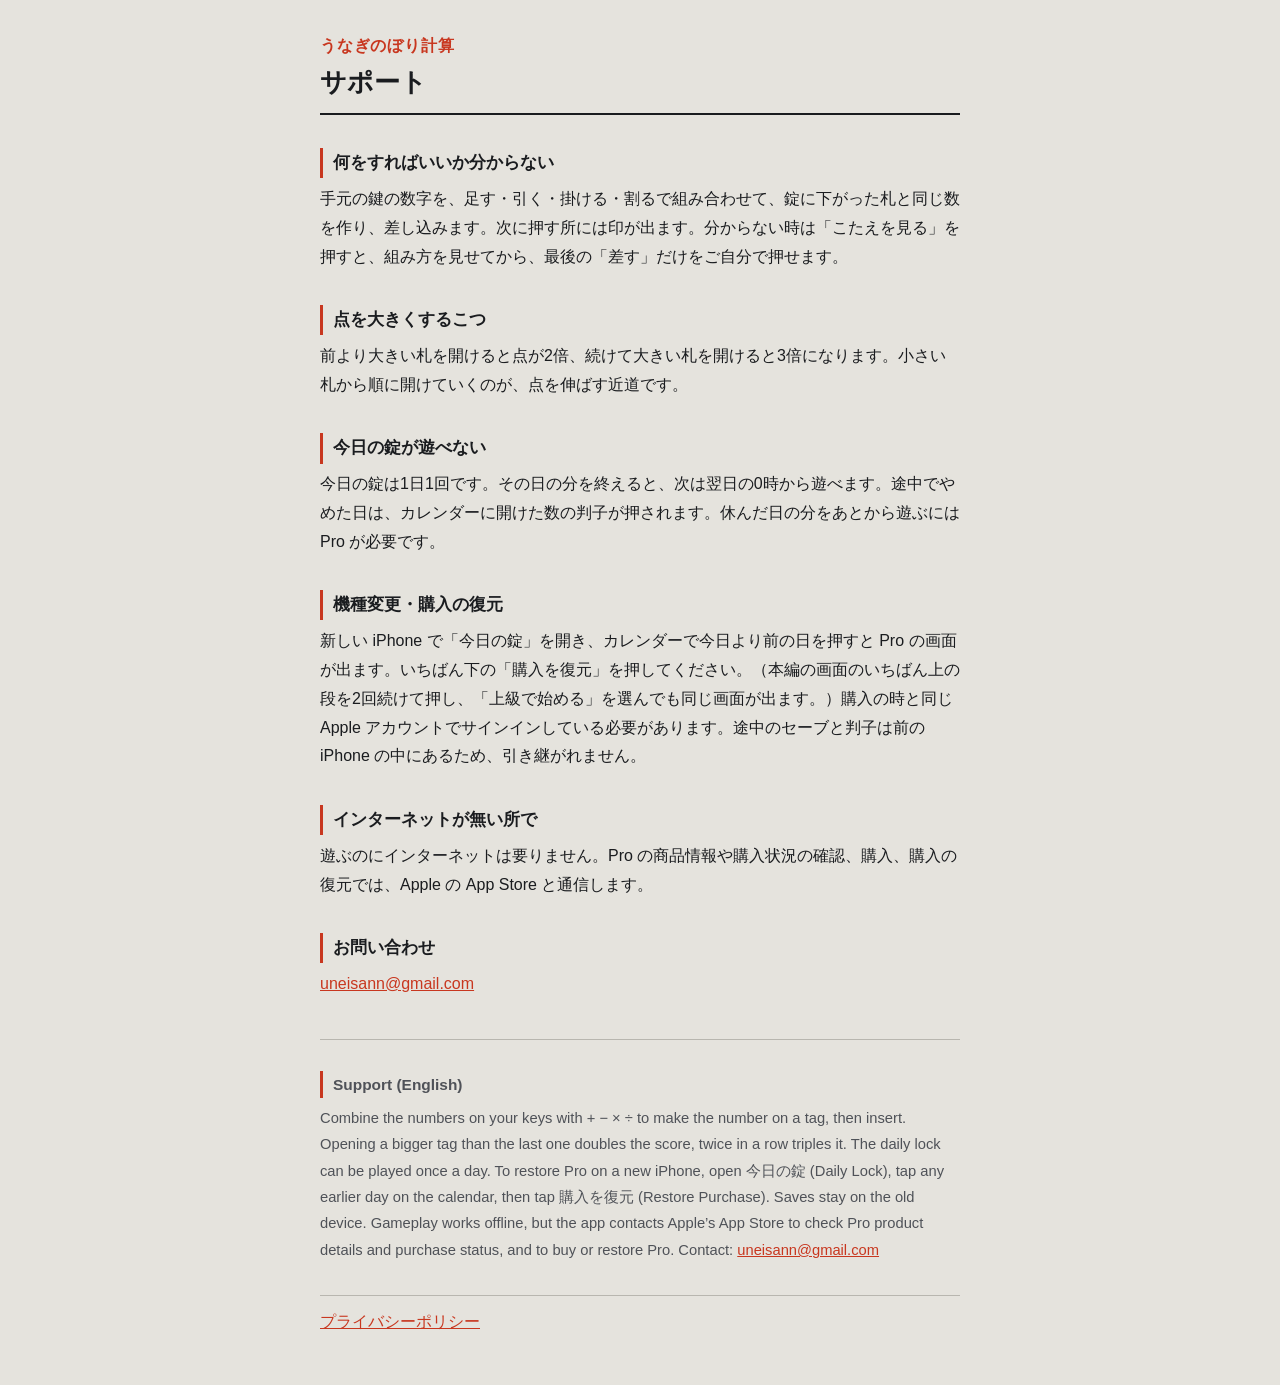
<file: index.html>
<!doctype html>
<html lang="ja"><head><meta charset="utf-8"><meta name="viewport" content="width=device-width,initial-scale=1">
<title>サポート｜うなぎのぼり計算</title>
<link rel="stylesheet" href="style.css"></head>
<body>
<header><p class="mark">うなぎのぼり計算</p><h1>サポート</h1></header>
<h2>何をすればいいか分からない</h2>
<p>手元の鍵の数字を、足す・引く・掛ける・割るで組み合わせて、錠に下がった札と同じ数を作り、差し込みます。次に押す所には印が出ます。分からない時は「こたえを見る」を押すと、組み方を見せてから、最後の「差す」だけをご自分で押せます。</p>
<h2>点を大きくするこつ</h2>
<p>前より大きい札を開けると点が2倍、続けて大きい札を開けると3倍になります。小さい札から順に開けていくのが、点を伸ばす近道です。</p>
<h2>今日の錠が遊べない</h2>
<p>今日の錠は1日1回です。その日の分を終えると、次は翌日の0時から遊べます。途中でやめた日は、カレンダーに開けた数の判子が押されます。休んだ日の分をあとから遊ぶには Pro が必要です。</p>
<h2>機種変更・購入の復元</h2>
<p>新しい iPhone で「今日の錠」を開き、カレンダーで今日より前の日を押すと Pro の画面が出ます。いちばん下の「購入を復元」を押してください。（本編の画面のいちばん上の段を2回続けて押し、「上級で始める」を選んでも同じ画面が出ます。）購入の時と同じ Apple アカウントでサインインしている必要があります。途中のセーブと判子は前の iPhone の中にあるため、引き継がれません。</p>
<h2>インターネットが無い所で</h2>
<p>遊ぶのにインターネットは要りません。Pro の商品情報や購入状況の確認、購入、購入の復元では、Apple の App Store と通信します。</p>
<h2>お問い合わせ</h2>
<p><a href="mailto:uneisann@gmail.com">uneisann@gmail.com</a></p>
<hr>
<section lang="en">
<h2>Support (English)</h2>
<p>Combine the numbers on your keys with + − × ÷ to make the number on a tag, then insert. Opening a bigger tag than the last one doubles the score, twice in a row triples it. The daily lock can be played once a day. To restore Pro on a new iPhone, open 今日の錠 (Daily Lock), tap any earlier day on the calendar, then tap 購入を復元 (Restore Purchase). Saves stay on the old device. Gameplay works offline, but the app contacts Apple’s App Store to check Pro product details and purchase status, and to buy or restore Pro. Contact: <a href="mailto:uneisann@gmail.com">uneisann@gmail.com</a></p>
</section>
<footer><a href="privacy.html">プライバシーポリシー</a></footer>
</body></html>
</file>
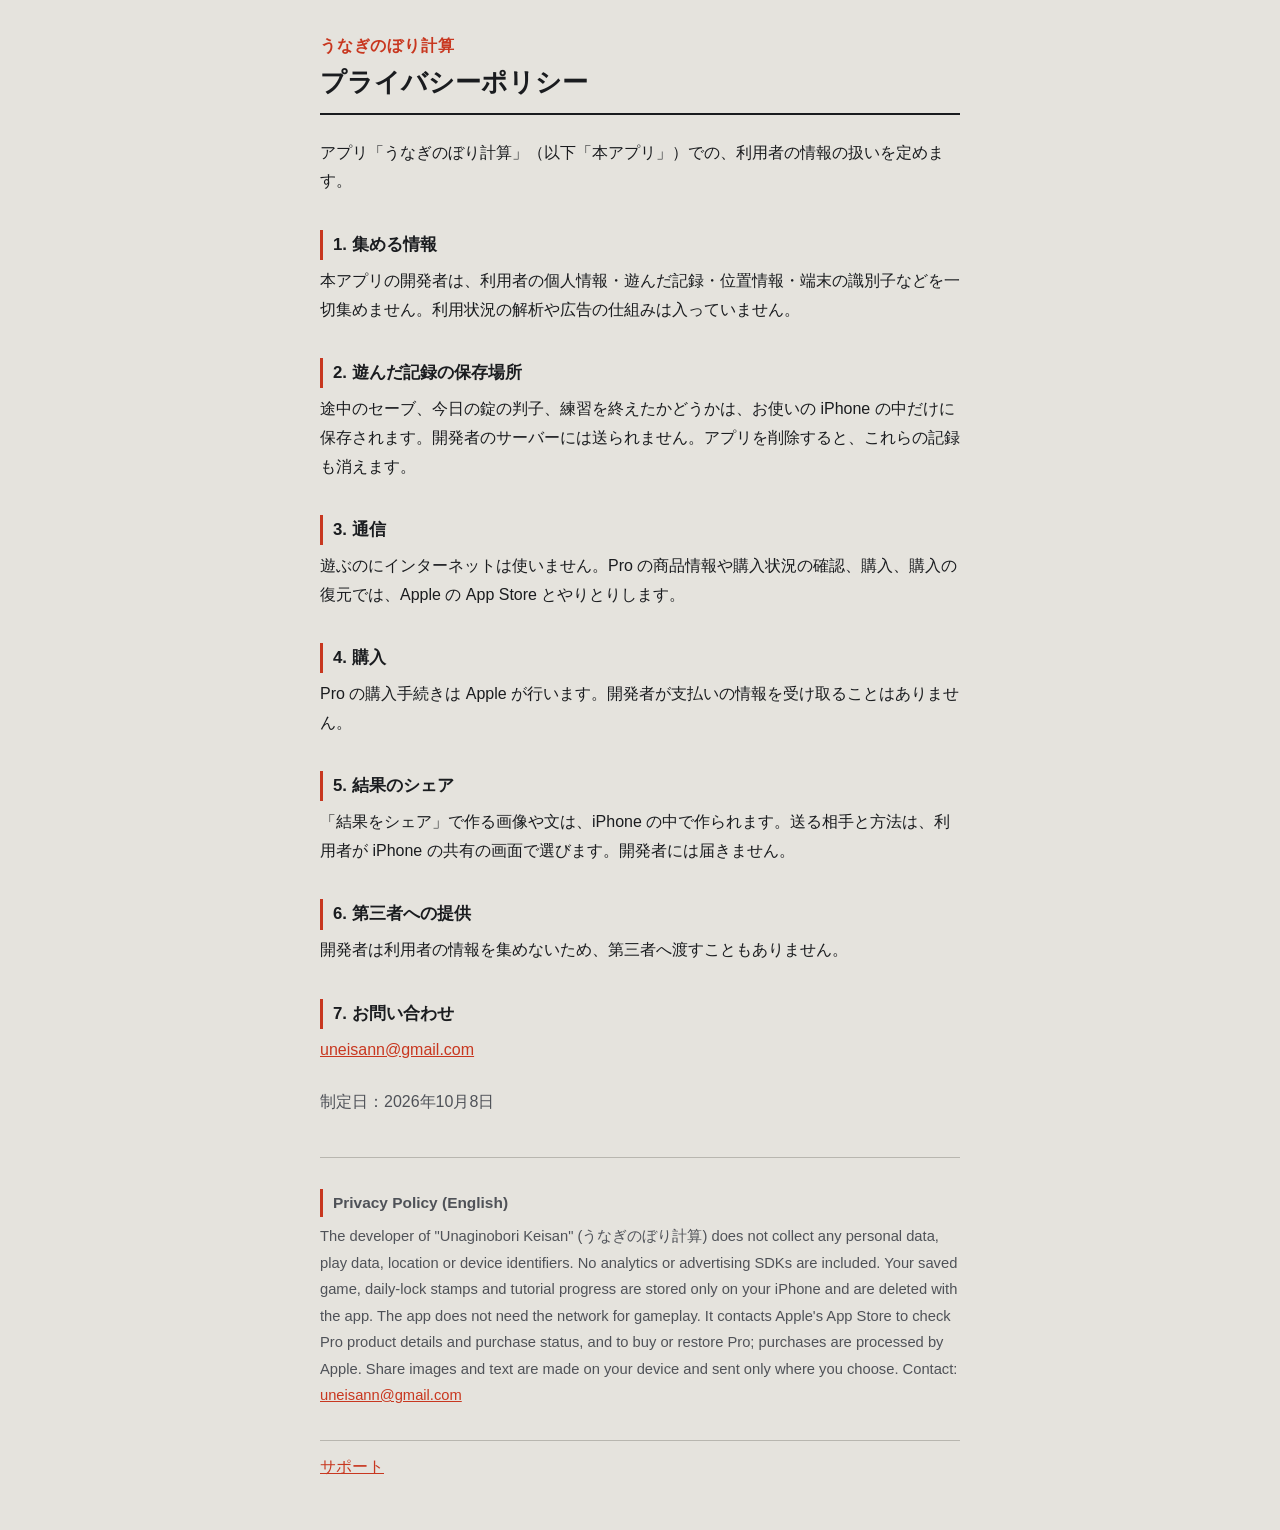
<file: privacy.html>
<!doctype html>
<html lang="ja"><head><meta charset="utf-8"><meta name="viewport" content="width=device-width,initial-scale=1">
<title>プライバシーポリシー｜うなぎのぼり計算</title>
<link rel="stylesheet" href="style.css"></head>
<body>
<header><p class="mark">うなぎのぼり計算</p><h1>プライバシーポリシー</h1></header>
<p>アプリ「うなぎのぼり計算」（以下「本アプリ」）での、利用者の情報の扱いを定めます。</p>
<h2>1. 集める情報</h2>
<p>本アプリの開発者は、利用者の個人情報・遊んだ記録・位置情報・端末の識別子などを一切集めません。利用状況の解析や広告の仕組みは入っていません。</p>
<h2>2. 遊んだ記録の保存場所</h2>
<p>途中のセーブ、今日の錠の判子、練習を終えたかどうかは、お使いの iPhone の中だけに保存されます。開発者のサーバーには送られません。アプリを削除すると、これらの記録も消えます。</p>
<h2>3. 通信</h2>
<p>遊ぶのにインターネットは使いません。Pro の商品情報や購入状況の確認、購入、購入の復元では、Apple の App Store とやりとりします。</p>
<h2>4. 購入</h2>
<p>Pro の購入手続きは Apple が行います。開発者が支払いの情報を受け取ることはありません。</p>
<h2>5. 結果のシェア</h2>
<p>「結果をシェア」で作る画像や文は、iPhone の中で作られます。送る相手と方法は、利用者が iPhone の共有の画面で選びます。開発者には届きません。</p>
<h2>6. 第三者への提供</h2>
<p>開発者は利用者の情報を集めないため、第三者へ渡すこともありません。</p>
<h2>7. お問い合わせ</h2>
<p><a href="mailto:uneisann@gmail.com">uneisann@gmail.com</a></p>
<p class="date">制定日：2026年10月8日</p>
<hr>
<section lang="en">
<h2>Privacy Policy (English)</h2>
<p>The developer of "Unaginobori Keisan" (うなぎのぼり計算) does not collect any personal data, play data, location or device identifiers. No analytics or advertising SDKs are included. Your saved game, daily-lock stamps and tutorial progress are stored only on your iPhone and are deleted with the app. The app does not need the network for gameplay. It contacts Apple's App Store to check Pro product details and purchase status, and to buy or restore Pro; purchases are processed by Apple. Share images and text are made on your device and sent only where you choose. Contact: <a href="mailto:uneisann@gmail.com">uneisann@gmail.com</a></p>
</section>
<footer><a href="index.html">サポート</a></footer>
</body></html>
</file>
<file: style.css>
/* アプリと同じ色（漆喰・墨・朱）。帳面の罫を1本。飾りは足さない */
body{margin:0 auto;max-width:640px;padding:32px 20px 48px;background:#E5E3DD;color:#1A1C1F;
  font-family:-apple-system,"Hiragino Sans","Noto Sans JP",sans-serif;line-height:1.8;line-break:strict}
header{border-bottom:2px solid #1A1C1F;padding-bottom:12px;margin-bottom:24px}
.mark{margin:0;color:#C8371F;font-weight:700;letter-spacing:.05em}
h1{margin:4px 0 0;font-size:1.6em;line-height:1.4}
h2{font-size:1.05em;margin:2em 0 .4em;padding-left:10px;border-left:3px solid #C8371F}
p{margin:.4em 0}
a{color:#C8371F}
hr{border:0;border-top:1px solid #B8B6AF;margin:40px 0 0}
section[lang=en]{color:#4F5258;font-size:.92em}
.date{color:#4F5258;margin-top:1.5em}
footer{margin-top:32px;padding-top:12px;border-top:1px solid #B8B6AF}
</file>
